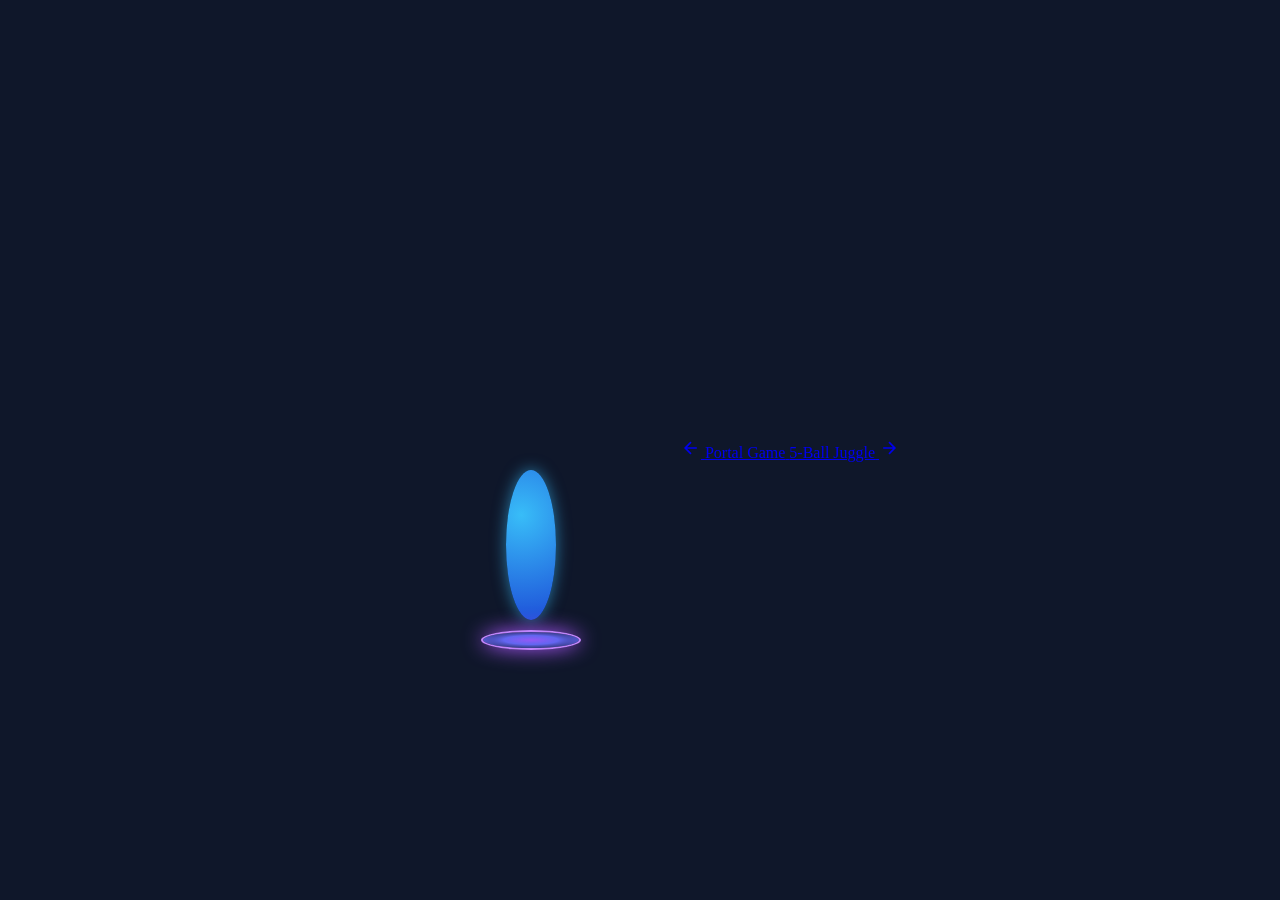
<file: index.html>
<!DOCTYPE html>
<html lang="en">
<head>
  <meta charset="UTF-8" />
  <meta name="viewport" content="width=device-width, initial-scale=1.0" />
  <title>Portal Ball Animation</title>
  <style>
    * {
      box-sizing: border-box;
      margin: 0;
      padding: 0;
    }

    body {
      background-color: #0f172a;
      display: flex;
      justify-content: center;
      align-items: center;
      min-height: 100vh;
      overflow: hidden;
    }

    .stage {
      position: relative;
      width: 300px;
      height: 400px;
      display: flex;
      flex-direction: column;
      align-items: center;
      justify-content: flex-end;
    }

    /* Bouncing Ball */
    .ball {
      width: 50px;
      height: 150px;
      border-radius: 50%;
      background: radial-gradient(circle at 30% 30%, #38bdf8, #1d4ed8);
      box-shadow: 0 0 15px rgba(56, 189, 248, 0.6);
      animation: portalBounce 5s cubic-bezier(0.45, 0, 0.55, 1) infinite;
    }

    /* Portal Ground */
    .portal {
      width: 100px;
      height: 20px;
      border-radius: 50%;
      background: radial-gradient(ellipse at center, #a855f7 0%, #6366f1 40%, transparent 70%);
      border: 2px solid #c084fc;
      box-shadow: 0 0 20px #a855f7, inset 0 0 15px #6366f1;
      margin-top: 10px;
      animation: portalPulse 2s ease-in-out infinite;
    }

    /* Keyframe Animations */
    @keyframes portalBounce {
      0% {
        transform: translateY(-300px) scale(1, 1);
        background: radial-gradient(circle at 30% 30%, #38bdf8, #1d4ed8);
        box-shadow: 0 0 15px rgba(56, 189, 248, 0.6);
        opacity: 0;
      }
      10% {
        opacity: 1;
      }
      45% {
        /* Falling stretch */
        transform: translateY(-20px) scale(0.8, 1.2);
      }
      50% {
        /* Squish at impact */
        transform: translateY(0) scale(1.3, 0.6);
        background: radial-gradient(circle at 30% 30%, #f43f5e, #be123c);
        box-shadow: 0 0 20px rgba(244, 63, 94, 0.8);
      }
      55% {
        /* Disappear into portal */
        transform: translateY(15px) scale(0.2, 0.8);
        opacity: 0;
      }
      56%, 100% {
        transform: translateY(-300px) scale(1, 1);
        opacity: 0;
      }
    }

    @keyframes portalPulse {
      0%, 100% {
        transform: scale(0.9);
        box-shadow: 0 0 15px #a855f7, inset 0 0 10px #6366f1;
      }
      50% {
        transform: scale(1.1);
        box-shadow: 0 0 30px #f43f5e, inset 0 0 20px #a855f7;
      }
    }
  </style>
</head>
<body>

  <div class="stage">
    <div class="ball"></div>
    <div class="portal"></div>
  </div>
  <nav class="bottom-nav">
  <!-- Back Button (Points Left) -->
  <a href="ping.html" class="nav-btn nav-prev">
    <svg width="20" height="20" viewBox="0 0 24 24" fill="none" stroke="currentColor" stroke-width="2">
      <path d="M19 12H5M12 19l-7-7 7-7"/>
    </svg>
    <span>Portal Game</span>
  </a>

  <!-- Forward Button (Points Right) -->
  <a href="ball-2.html" class="nav-btn nav-next">
    <span>5-Ball Juggle</span>
    <svg width="20" height="20" viewBox="0 0 24 24" fill="none" stroke="currentColor" stroke-width="2">
      <path d="M5 12h14M12 5l7 7-7 7"/>
    </svg>
  </a>
</nav>
</body>
</html>
</file>
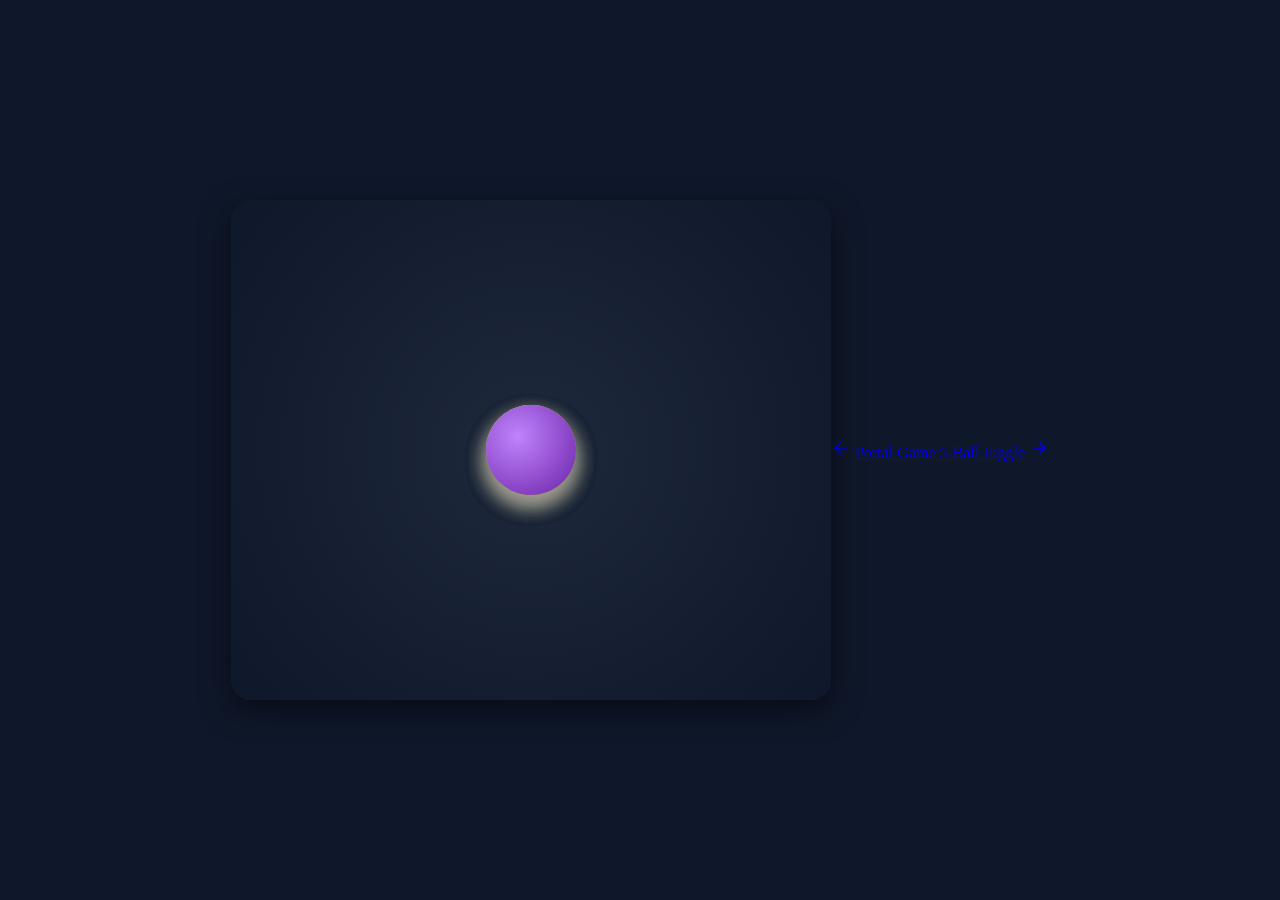
<file: ball-2.html>
<!DOCTYPE html>
<html lang="en">
<head>
  <meta charset="UTF-8" />
  <meta name="viewport" content="width=device-width, initial-scale=1.0" />
  <title>5-Ball Juggling Animation</title>
  <style>
    * {
      box-sizing: border-box;
      margin: 0;
      padding: 0;
    }

    body {
      background-color: #0f172a;
      display: flex;
      justify-content: center;
      align-items: center;
      min-height: 100vh;
      overflow: hidden;
    }

    .stage {
      position: relative;
      width: 600px;
      height: 500px;
      border-radius: 20px;
      background: radial-gradient(circle at center, #1e293b 0%, #0f172a 100%);
      box-shadow: 0 10px 30px rgba(0, 0, 0, 0.5);
    }

    /* Base Ball Setup (Scaled Up) */
    .ball {
      position: absolute;
      width: 90px;
      height: 90px;
      border-radius: 50%;
      left: 50%;
      top: 50%;
      margin-left: -45px;
      margin-top: -45px;
      animation-iteration-count: infinite;
      animation-timing-function: ease-in-out;
    }

    /* Individual Color Themes and Motion Paths */
    .ball-1 {
      background: radial-gradient(circle at 35% 35%, #ff4b4b, #a80000);
      box-shadow: 0 10px 20px rgba(255, 75, 75, 0.4);
      animation-name: juggle1;
      animation-duration: 3.2s;
    }

    .ball-2 {
      background: radial-gradient(circle at 35% 35%, #38bdf8, #0369a1);
      box-shadow: 0 10px 20px rgba(56, 189, 248, 0.4);
      animation-name: juggle2;
      animation-duration: 2.8s;
      animation-delay: -0.5s;
    }

    .ball-3 {
      background: radial-gradient(circle at 35% 35%, #4ade80, #15803d);
      box-shadow: 0 10px 20px rgba(74, 222, 128, 0.4);
      animation-name: juggle3;
      animation-duration: 3.6s;
      animation-delay: -1.1s;
    }

    .ball-4 {
      background: radial-gradient(circle at 35% 35%, #facc15, #a16207);
      box-shadow: 0 10px 20px rgba(250, 204, 21, 0.4);
      animation-name: juggle4;
      animation-duration: 3.0s;
      animation-delay: -1.7s;
    }

    .ball-5 {
      background: radial-gradient(circle at 35% 35%, #c084fc, #6b21a8);
      box-shadow: 0 10px 20px rgba(192, 132, 252, 0.4);
      animation-name: juggle5;
      animation-duration: 3.4s;
      animation-delay: -2.3s;
    }

    /* Keyframe Animations for Asynchronous Juggling */
    @keyframes juggle1 {
      0%, 100% { transform: translate(-180px, 120px) scale(1); z-index: 1; }
      25%      { transform: translate(-60px, -140px) scale(1.15); z-index: 5; }
      50%      { transform: translate(160px, 60px) scale(0.9); z-index: 2; }
      75%      { transform: translate(40px, -180px) scale(1.05); z-index: 4; }
    }

    @keyframes juggle2 {
      0%, 100% { transform: translate(180px, 100px) scale(0.95); z-index: 2; }
      30%      { transform: translate(-140px, -160px) scale(1.1); z-index: 4; }
      65%      { transform: translate(-80px, 140px) scale(0.85); z-index: 1; }
      85%      { transform: translate(100px, -100px) scale(1.2); z-index: 5; }
    }

    @keyframes juggle3 {
      0%, 100% { transform: translate(0px, -190px) scale(1.2); z-index: 5; }
      33%      { transform: translate(170px, 110px) scale(0.85); z-index: 1; }
      66%      { transform: translate(-170px, 80px) scale(1.05); z-index: 3; }
    }

    @keyframes juggle4 {
      0%, 100% { transform: translate(-120px, 40px) scale(0.9); z-index: 2; }
      20%      { transform: translate(130px, -170px) scale(1.1); z-index: 4; }
      55%      { transform: translate(-30px, 160px) scale(1.2); z-index: 5; }
      80%      { transform: translate(-190px, -80px) scale(0.85); z-index: 1; }
    }

    @keyframes juggle5 {
      0%, 100% { transform: translate(140px, -60px) scale(1.1); z-index: 4; }
      40%      { transform: translate(-160px, -100px) scale(0.85); z-index: 1; }
      70%      { transform: translate(20px, 170px) scale(1.15); z-index: 5; }
    }
  </style>
</head>
<body>

  <div class="stage">
    <div class="ball ball-1"></div>
    <div class="ball ball-2"></div>
    <div class="ball ball-3"></div>
    <div class="ball ball-4"></div>
    <div class="ball ball-5"></div>
  </div>
  <nav class="bottom-nav">
  <!-- Back Button (Points Left) -->
  <a href="index.html" class="nav-btn nav-prev">
    <svg width="20" height="20" viewBox="0 0 24 24" fill="none" stroke="currentColor" stroke-width="2">
      <path d="M19 12H5M12 19l-7-7 7-7"/>
    </svg>
    <span>Portal Game</span>
  </a>

  <!-- Forward Button (Points Right) -->
  <a href="ping.html" class="nav-btn nav-next">
    <span>5-Ball Juggle</span>
    <svg width="20" height="20" viewBox="0 0 24 24" fill="none" stroke="currentColor" stroke-width="2">
      <path d="M5 12h14M12 5l7 7-7 7"/>
    </svg>
  </a>
</nav>
</body>
</html>
</file>
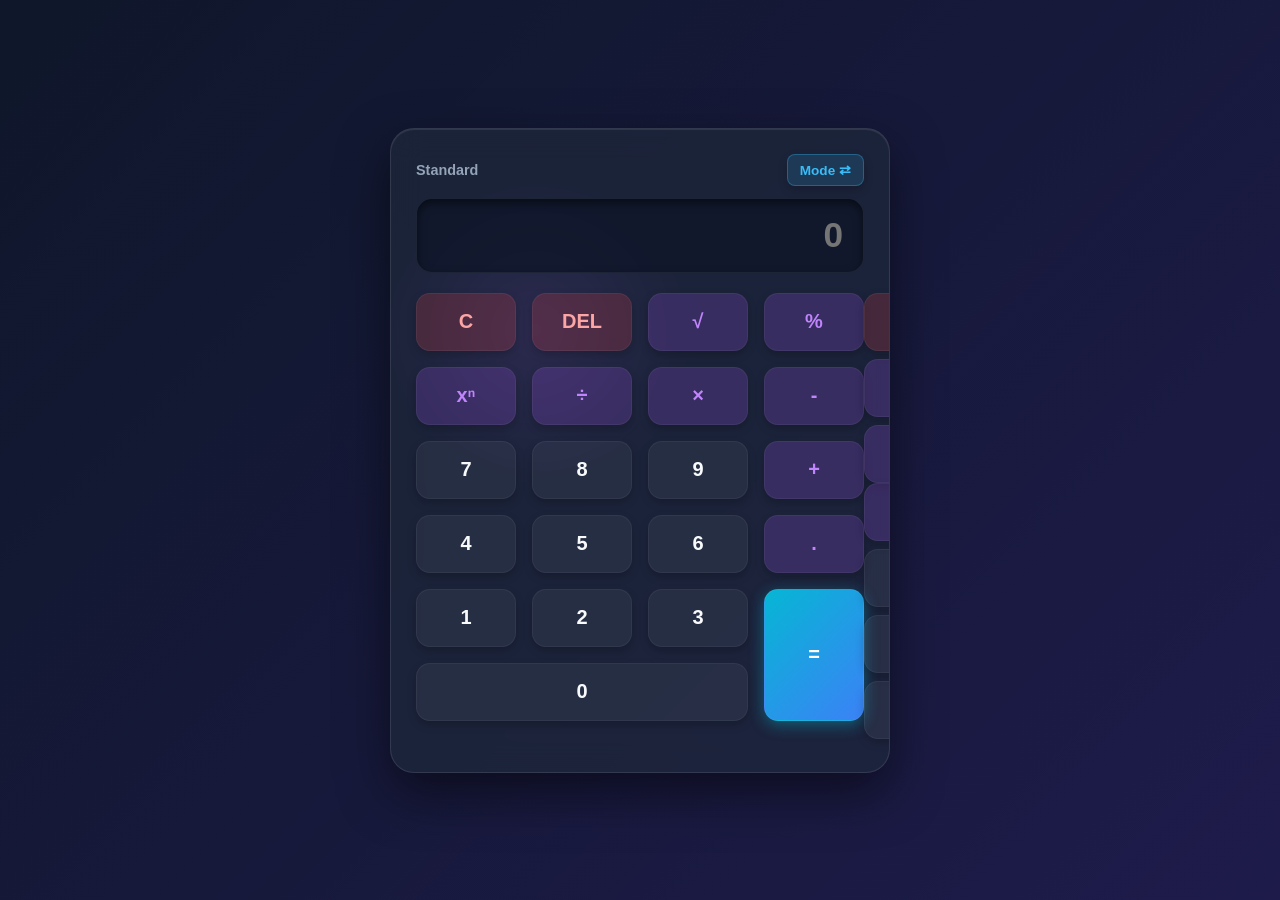
<file: cal.html>
<!DOCTYPE html>
<html lang="en">
<head>
    <meta charset="UTF-8">
    <meta name="viewport" content="width=device-width, initial-scale=1.0">
    <title>Animated Neon Calculator</title>
    <link rel="stylesheet" href="./css/cal.css">
</head>
<body>

<div class="glow-bg"></div>
<div class="calculator">
    <!-- Top Header Bar with Mode Toggle -->
    <div class="calc-header">
        <span id="page-title">Standard</span>
        <button class="toggle-btn" onclick="togglePage()">Mode &#8644;</button>
    </div>

    <div class="display-container">
        <input type="text" class="display" id="display" disabled placeholder="0">
    </div>

    <!-- Page Wrapper for Transitions -->
    <div class="pages-wrapper" id="pages-wrapper">
        
        <!-- Page 1: Standard Calculator -->
        <div class="page" id="page-1">
            <div class="keypad">
                <button class="clear" onclick="clearDisplay()">C</button>
                <button class="clear" onclick="deleteLast()">DEL</button>
                <button class="operator" onclick="calculateSquareRoot()">&radic;</button>
                <button class="operator" onclick="calculatePercentage()">%</button>

                <button class="operator" onclick="appendValue('**')">x&#x207F;</button>
                <button class="operator" onclick="appendValue('/')">&divide;</button>
                <button class="operator" onclick="appendValue('*')">&times;</button>
                <button class="operator" onclick="appendValue('-')">-</button>

                <button onclick="appendValue('7')">7</button>
                <button onclick="appendValue('8')">8</button>
                <button onclick="appendValue('9')">9</button>
                <button class="operator" onclick="appendValue('+')">+</button>

                <button onclick="appendValue('4')">4</button>
                <button onclick="appendValue('5')">5</button>
                <button onclick="appendValue('6')">6</button>
                <button class="operator" onclick="appendValue('.')">.</button>

                <button onclick="appendValue('1')">1</button>
                <button onclick="appendValue('2')">2</button>
                <button onclick="appendValue('3')">3</button>
                <button class="equal" style="grid-row: span 2; height: 100%;" onclick="calculate()">=</button>

                <button onclick="appendValue('0')" style="grid-column: span 3;">0</button>
            </div>
        </div>

        <!-- Page 2: Advanced Functions / Scientific Page -->
        <div class="page" id="page-2">
            <div class="keypad-2">
                <button class="clear" style="grid-column: span 1;" onclick="clearDisplay()">C</button>
                <button class="operator" onclick="appendMathFunc('Math.sin')">sin</button>
                <button class="operator" onclick="appendMathFunc('Math.cos')">cos</button>
                <button class="operator" onclick="appendMathFunc('Math.tan')">tan</button>
                <button class="operator" onclick="appendMathFunc('Math.log10')">log</button>

                <button class="operator" onclick="appendMathFunc('Math.log')">ln</button>
                <button class="operator" onclick="appendValue('Math.PI')">&pi;</button>
                <button class="operator" onclick="appendValue('Math.E')">e</button>
                <button class="operator" onclick="appendValue('(')">(</button>

                <button class="operator" onclick="appendValue(')')">)</button>
                <button class="operator" onclick="calculateFactorial()">n!</button>
                <button class="operator" onclick="appendValue('**2')">x&sup2;</button>
                <button class="operator" onclick="appendValue('**3')">x&sup3;</button>

                <button class="operator" style="grid-column: span 1;" onclick="appendMathFunc('Math.abs')">|x|</button>
                
            </div>
            <div class="keypad-3">
                <button class="operator" onclick="appendValue('/')">&divide;</button>
                <button class="operator" onclick="appendValue('*')">&times;</button>
                <button class="operator" onclick="appendValue('-')">-</button>

                <button onclick="appendValue('7')">7</button>
                <button onclick="appendValue('8')">8</button>
                <button onclick="appendValue('9')">9</button>
                <button class="operator" onclick="appendValue('+')">+</button>

                <button onclick="appendValue('4')">4</button>
                <button onclick="appendValue('5')">5</button>
                <button onclick="appendValue('6')">6</button>
                <button class="operator" onclick="appendValue('.')">.</button>

                <button onclick="appendValue('1')">1</button>
                <button onclick="appendValue('2')">2</button>
                <button onclick="appendValue('3')">3</button>
                <button class="equal" style="grid-row: span 2; height: 100%;" onclick="calculate()">=</button>

            </div>
        </div>

    </div>
</div>
<script src="script/cal.js"></script>
</body>

</html>
</file>
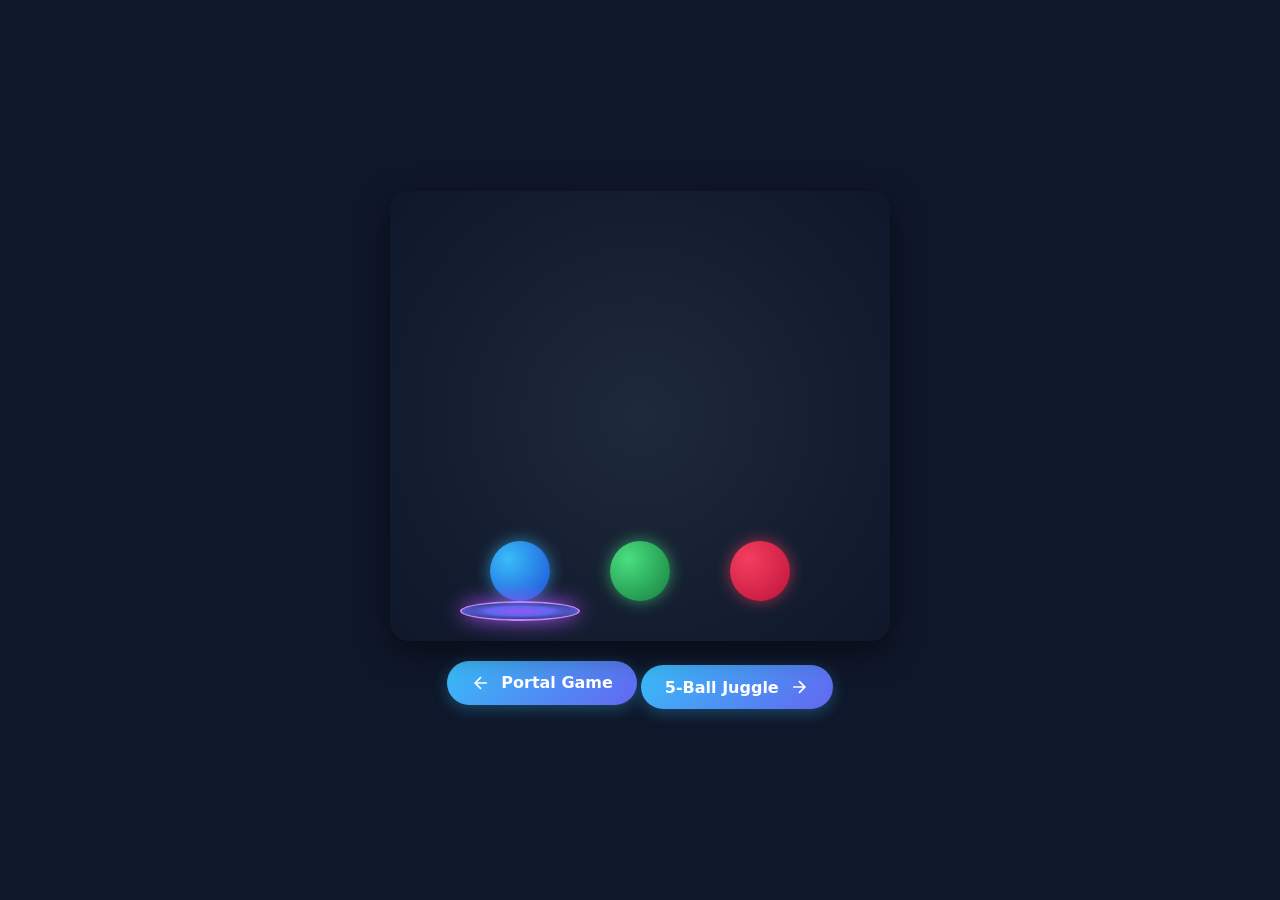
<file: ping.html>
<!DOCTYPE html>
<html lang="en">
<head>
  <meta charset="UTF-8" />
  <meta name="viewport" content="width=device-width, initial-scale=1.0" />
  <title>Portal Ball Bounce Game</title>
  <style>
    * {
      box-sizing: border-box;
      margin: 0;
      padding: 0;
    }

    body {
      background-color: #0f172a;
      display: flex;
      flex-direction: column;
      justify-content: center;
      align-items: center;
      min-height: 100vh;
      overflow: hidden;
      gap: 20px;
    }

    .stage {
      position: relative;
      width: 500px;
      height: 450px;
      background: radial-gradient(circle at center, #1e293b 0%, #0f172a 100%);
      border-radius: 20px;
      box-shadow: 0 10px 30px rgba(0, 0, 0, 0.5);
      overflow: hidden;
    }

    /* Base Ball Style */
    .ball {
      position: absolute;
      width: 60px;
      height: 60px;
      border-radius: 50%;
      bottom: 40px;
      animation-iteration-count: infinite;
      animation-timing-function: cubic-bezier(0.45, 0, 0.55, 1);
    }

    /* Ball 1 - Cyan (Left Lane) */
    .ball-1 {
      left: 100px;
      background: radial-gradient(circle at 30% 30%, #38bdf8, #1d4ed8);
      box-shadow: 0 0 15px rgba(56, 189, 248, 0.6);
      animation-name: bounceBall1;
      animation-duration: 2.4s;
    }

    /* Ball 2 - Green (Center Lane) */
    .ball-2 {
      left: 220px;
      background: radial-gradient(circle at 30% 30%, #4ade80, #15803d);
      box-shadow: 0 0 15px rgba(74, 222, 128, 0.6);
      animation-name: bounceBall2;
      animation-duration: 2.4s;
      animation-delay: -0.8s;
    }

    /* Ball 3 - Pink (Right Lane) */
    .ball-3 {
      left: 340px;
      background: radial-gradient(circle at 30% 30%, #f43f5e, #be123c);
      box-shadow: 0 0 15px rgba(244, 63, 94, 0.6);
      animation-name: bounceBall3;
      animation-duration: 2.4s;
      animation-delay: -1.6s;
    }

    /* Dynamic Tracking Portal */
    .portal {
      position: absolute;
      bottom: 20px;
      left: 70px;
      width: 120px;
      height: 20px;
      border-radius: 50%;
      background: radial-gradient(ellipse at center, #a855f7 0%, #6366f1 40%, transparent 70%);
      border: 2px solid #c084fc;
      box-shadow: 0 0 20px #a855f7, inset 0 0 15px #6366f1;
      animation: catchAndBounce 2.4s ease-in-out infinite;
    }

    /* Bouncing & Impact Physics Keyframes */
    @keyframes bounceBall1 {
      0%, 100% { transform: translateY(-320px) scale(1, 1); }
      45%      { transform: translateY(-10px) scale(0.85, 1.2); }
      50%      { transform: translateY(0px) scale(1.3, 0.6); } /* Impact squish */
      55%      { transform: translateY(-20px) scale(0.9, 1.1); }
    }

    @keyframes bounceBall2 {
      0%, 100% { transform: translateY(-320px) scale(1, 1); }
      45%      { transform: translateY(-10px) scale(0.85, 1.2); }
      50%      { transform: translateY(0px) scale(1.3, 0.6); }
      55%      { transform: translateY(-20px) scale(0.9, 1.1); }
    }

    @keyframes bounceBall3 {
      0%, 100% { transform: translateY(-320px) scale(1, 1); }
      45%      { transform: translateY(-10px) scale(0.85, 1.2); }
      50%      { transform: translateY(0px) scale(1.3, 0.6); }
      55%      { transform: translateY(-20px) scale(0.9, 1.1); }
    }

    /* Portal Catching Motion */
    @keyframes catchAndBounce {
      /* Catch Ball 1 (Left) */
      0% { transform: translateX(0px) scale(1); }
      16% { transform: translateX(0px) scale(1.2, 0.7); box-shadow: 0 0 35px #a855f7; }
      20% { transform: translateX(0px) scale(1); }

      /* Slide & Catch Ball 2 (Center) */
      33% { transform: translateX(120px) scale(1); }
      49% { transform: translateX(120px) scale(1.2, 0.7); box-shadow: 0 0 35px #4ade80; }
      53% { transform: translateX(120px) scale(1); }

      /* Slide & Catch Ball 3 (Right) */
      66% { transform: translateX(240px) scale(1); }
      82% { transform: translateX(240px) scale(1.2, 0.7); box-shadow: 0 0 35px #f43f5e; }
      86% { transform: translateX(240px) scale(1); }
    }

    /* Navigation Button */
    .nav-btn {
      display: inline-flex;
      align-items: center;
      gap: 10px;
      padding: 12px 24px;
      background: linear-gradient(135deg, #38bdf8, #6366f1);
      color: #ffffff;
      font-family: system-ui, -apple-system, sans-serif;
      font-size: 16px;
      font-weight: 600;
      text-decoration: none;
      border-radius: 50px;
      box-shadow: 0 4px 15px rgba(56, 189, 248, 0.3);
      transition: all 0.3s ease;
    }

    .nav-btn:hover {
      transform: translateY(-2px);
      box-shadow: 0 6px 20px rgba(99, 102, 241, 0.5);
    }
  </style>
</head>
<body>

  <div class="stage">
    <div class="ball ball-1"></div>
    <div class="ball ball-2"></div>
    <div class="ball ball-3"></div>
    <div class="portal"></div>
  </div>
<nav class="bottom-nav">
  <!-- Back Button (Points Left) -->
  <a href="ball-2.html" class="nav-btn nav-prev">
    <svg width="20" height="20" viewBox="0 0 24 24" fill="none" stroke="currentColor" stroke-width="2">
      <path d="M19 12H5M12 19l-7-7 7-7"/>
    </svg>
    <span>Portal Game</span>
  </a>

  <!-- Forward Button (Points Right) -->
  <a href="cal.html" class="nav-btn nav-next">
    <span>5-Ball Juggle</span>
    <svg width="20" height="20" viewBox="0 0 24 24" fill="none" stroke="currentColor" stroke-width="2">
      <path d="M5 12h14M12 5l7 7-7 7"/>
    </svg>
  </a>
</nav>

</body>
</html>
</file>
<file: css/cal.css>
* {
            box-sizing: border-box;
            margin: 0;
            padding: 0;
            font-family: 'Segoe UI', Tahoma, Geneva, Verdana, sans-serif;
        }

        body {
            display: flex;
            justify-content: center;
            align-items: center;
            height: 100vh;
            background: linear-gradient(135deg, #0f172a, #1e1b4b);
            overflow: hidden;
        }

        /* Ambient floating background elements */
        .glow-bg {
            position: absolute;
            width: 300px;
            height: 300px;
            background: radial-gradient(circle, rgba(168,85,247,0.4) 0%, rgba(0,0,0,0) 70%);
            border-radius: 50%;
            top: 20%;
            left: 30%;
            z-index: 0;
            animation: float 8s infinite alternate ease-in-out;
        }

        @keyframes float {
            0% { transform: translate(0, 0) scale(1); }
            100% { transform: translate(50px, -40px) scale(1.2); }
        }

        /* Header Bar */
.calc-header {
    display: flex;
    justify-content: space-between;
    align-items: center;
    color: #94a3b8;
    font-size: 0.9rem;
    font-weight: 600;
    margin-bottom: 12px;
}

.toggle-btn {
    height: 32px !important;
    padding: 0 12px;
    font-size: 0.85rem !important;
    background: rgba(56, 189, 248, 0.15) !important;
    color: #38bdf8 !important;
    border: 1px solid rgba(56, 189, 248, 0.3) !important;
    border-radius: 8px !important;
}

.toggle-btn:hover {
    background: rgba(56, 189, 248, 0.3) !important;
}

/* Page Slider Container */
.calculator {
    width: 340px;
    overflow: hidden; /* Clips non-active page */
}

.pages-wrapper {
    display: flex;
    width: 200%; /* Holds 2 full-width pages side by side */
    transition: transform 0.4s cubic-bezier(0.4, 0, 0.2, 1);
}

.page {
    width: 50%;
    flex-shrink: 0;
    box-sizing: border-box;
}

/* Slide to Page 2 class */
.pages-wrapper.show-page-2 {
    transform: translateX(-50%);
}

        .calculator {
            position: relative;
            z-index: 1;
            background: rgba(30, 41, 59, 0.7);
            backdrop-filter: blur(16px);
            padding: 25px;
            border-radius: 24px;
            border: 1px solid rgba(255, 255, 255, 0.1);
            box-shadow: 0 20px 50px rgba(0, 0, 0, 0.5),
                        inset 0 1px 1px rgba(255, 255, 255, 0.1);
            width: 500px;
            animation: fadeIn 0.8s ease-out;
        }

        @keyframes fadeIn {
            from { opacity: 0; transform: translateY(20px) scale(0.95); }
            to { opacity: 1; transform: translateY(0) scale(1); }
        }

        .display-container {
            position: relative;
            margin-bottom: 20px;
        }

        .display {
            width: 100%;
            height: 75px;
            background: rgba(15, 23, 42, 0.8);
            color: #38bdf8;
            text-align: right;
            font-size: 2.2rem;
            font-weight: 600;
            padding: 15px 20px;
            border: 1px solid rgba(255, 255, 255, 0.05);
            border-radius: 16px;
            outline: none;
            box-shadow: inset 0 4px 10px rgba(0, 0, 0, 0.5);
            transition: all 0.2s ease;
        }

        /* Pulse animation triggered on result output */
        .pulse {
            animation: pulseGlow 0.4s ease-out;
        }

        @keyframes pulseGlow {
            0% { text-shadow: 0 0 0px #38bdf8; }
            50% { text-shadow: 0 0 15px #38bdf8, 0 0 30px #38bdf8; transform: scale(1.02); }
            100% { text-shadow: 0 0 0px #38bdf8; transform: scale(1); }
        }

        .keypad {
            display: grid;
            grid-template-columns: repeat(4, 1fr);
            gap: 1rem;
            width: 100%;
        }
        
        .keypad-2 {
            display: grid;
            grid-template-columns: repeat(5, 1fr);
            gap: .5rem;
        }
        .keypad-3 {
            display: grid;
            grid-template-columns: repeat(4, 1fr);
            gap: 8px;
        }

        button {
            height: 58px;
            font-size: 1.25rem;
            font-weight: 600;
            border: 1px solid rgba(255, 255, 255, 0.05);
            border-radius: 14px;
            cursor: pointer;
            background: rgba(255, 255, 255, 0.05);
            color: #f8fafc;
            box-shadow: 0 4px 10px rgba(0, 0, 0, 0.2);
            transition: all 0.15s cubic-bezier(0.4, 0, 0.2, 1);
            position: relative;
            overflow: hidden;
        }
        /* Style applied via JS when a corresponding keyboard key is pressed */
        button.keyboard-active {
            background: rgba(255, 255, 255, 0.3) !important;
            transform: translateY(2px) scale(0.96) !important;
            box-shadow: 0 0 15px rgba(56, 189, 248, 0.6) !important;
            }

        /* Hover & Active Button Physics */
        button:hover {
            background: rgba(255, 255, 255, 0.15);
            transform: translateY(-2px);
            box-shadow: 0 6px 15px rgba(0, 0, 0, 0.3);
        }

        button:active {
            transform: translateY(2px) scale(0.96);
            box-shadow: 0 2px 5px rgba(0, 0, 0, 0.2);
        }

        /* Accent Styles */
        .operator {
            background: rgba(168, 85, 247, 0.2);
            color: #c084fc;
        }

        .operator:hover {
            background: rgba(168, 85, 247, 0.4);
            box-shadow: 0 0 15px rgba(168, 85, 247, 0.4);
        }

        .clear {
            background: rgba(239, 68, 68, 0.2);
            color: #fca5a5;
        }

        .clear:hover {
            background: rgba(239, 68, 68, 0.4);
            box-shadow: 0 0 15px rgba(239, 68, 68, 0.4);
        }

        .equal {
            background: linear-gradient(135deg, #06b6d4, #3b82f6);
            color: white;
            grid-column: span 1;
            box-shadow: 0 4px 15px rgba(6, 182, 212, 0.4);
        }

        .equal:hover {
            background: linear-gradient(135deg, #22d3ee, #60a5fa);
            box-shadow: 0 0 20px rgba(6, 182, 212, 0.6);
        }

        /* Ripple effect layer */
        .ripple {
            position: absolute;
            background: rgba(255, 255, 255, 0.4);
            border-radius: 50%;
            transform: scale(0);
            animation: ripple-animation 0.4s linear;
            pointer-events: none;
        }

        @keyframes ripple-animation {
            to {
                transform: scale(4);
                opacity: 0;
            }
        }
</file>
